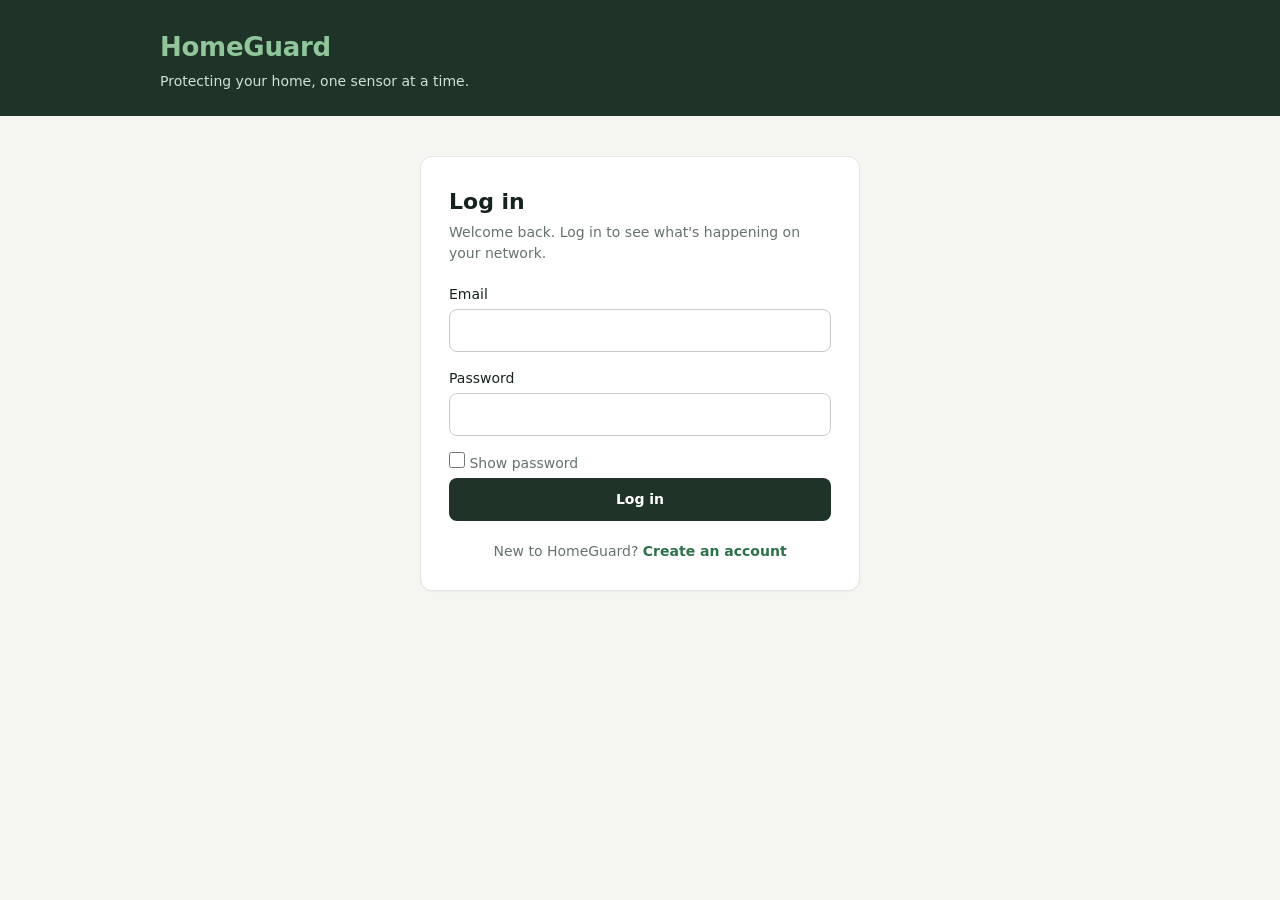
<file: login.html>
<!DOCTYPE html>
<html lang="en">
<head>
  <meta charset="UTF-8">
  <meta name="viewport" content="width=device-width, initial-scale=1.0">
  <title>Log in | HomeGuard</title>
  <link rel="stylesheet" href="style/style.css">
</head>
<body>

  <header>
    <h1>HomeGuard</h1>
    <p>Protecting your home, one sensor at a time.</p>
  </header>

  <main class="auth-main">
    <section class="auth-card">
      <h2>Log in</h2>
      <p class="auth-intro">Welcome back. Log in to see what's happening on your network.</p>

      <p id="notice" class="form-notice" role="status" hidden></p>

      <form id="login-form" novalidate>
        <div class="field">
          <label for="email">Email</label>
          <input id="email" name="email" type="email" autocomplete="email" maxlength="255" required>
          <p class="field-error" id="email-error" hidden></p>
        </div>

        <div class="field">
          <label for="password">Password</label>
          <input id="password" name="password" type="password" autocomplete="current-password" maxlength="128" required>
          <p class="field-error" id="password-error" hidden></p>
        </div>

        <label class="show-password">
          <input type="checkbox" id="show-password"> Show password
        </label>

        <p id="form-error" class="form-error" role="alert" hidden></p>

        <button type="submit" class="auth-button" id="submit">Log in</button>
      </form>

      <p class="auth-switch">New to HomeGuard? <a href="signup.html">Create an account</a></p>
    </section>
  </main>

  <script src="./backend/login.js"></script>
</body>
</html>
</file>
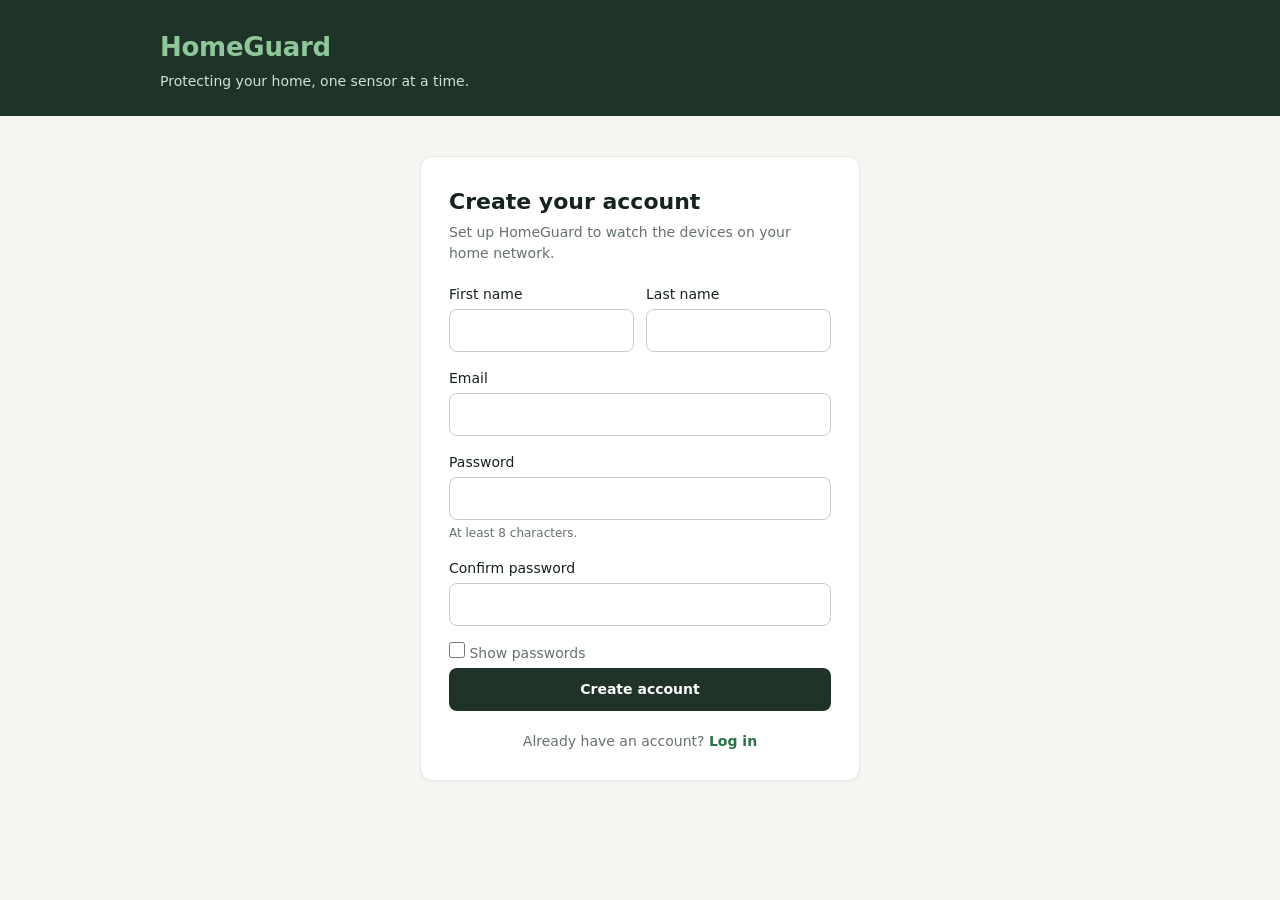
<file: signup.html>
<!DOCTYPE html>
<html lang="en">
<head>
  <meta charset="UTF-8">
  <meta name="viewport" content="width=device-width, initial-scale=1.0">
  <title>Sign up | HomeGuard</title>
  <link rel="stylesheet" href="style/style.css">
</head>
<body>

  <header>
    <h1>HomeGuard</h1>
    <p>Protecting your home, one sensor at a time.</p>
  </header>

  <main class="auth-main">
    <section class="auth-card">
      <h2>Create your account</h2>
      <p class="auth-intro">Set up HomeGuard to watch the devices on your home network.</p>

      <form id="signup-form" novalidate>
        <div class="field-row">
          <div class="field">
            <label for="fname">First name</label>
            <input id="fname" name="fname" type="text" autocomplete="given-name" maxlength="50" required>
            <p class="field-error" id="fname-error" hidden></p>
          </div>
          <div class="field">
            <label for="lname">Last name</label>
            <input id="lname" name="lname" type="text" autocomplete="family-name" maxlength="50" required>
            <p class="field-error" id="lname-error" hidden></p>
          </div>
        </div>

        <div class="field">
          <label for="email">Email</label>
          <input id="email" name="email" type="email" autocomplete="email" maxlength="255" required>
          <p class="field-error" id="email-error" hidden></p>
        </div>

        <div class="field">
          <label for="password">Password</label>
          <input id="password" name="password" type="password" autocomplete="new-password" minlength="8" maxlength="128" required aria-describedby="password-hint">
          <p class="field-hint" id="password-hint">At least 8 characters.</p>
          <p class="field-error" id="password-error" hidden></p>
        </div>

        <div class="field">
          <label for="confirm">Confirm password</label>
          <input id="confirm" name="confirm" type="password" autocomplete="new-password" maxlength="128" required>
          <p class="field-error" id="confirm-error" hidden></p>
        </div>

        <label class="show-password">
          <input type="checkbox" id="show-password"> Show passwords
        </label>

        <p id="form-error" class="form-error" role="alert" hidden></p>

        <button type="submit" class="auth-button" id="submit">Create account</button>
      </form>

      <p class="auth-switch">Already have an account? <a href="login.html">Log in</a></p>
    </section>
  </main>

  <script src="backend/signup.js"></script>
</body>
</html>
</file>
<file: style/style.css>
:root {
  --ink: #16231c;
  --muted: #66726b;
  --line: #e4e6e1;
  --bg: #f5f5f2;
  --card: #ffffff;
  --brand: #1f3329;
  --brand-accent: #8fc79a;

  /* default (unknown status) */
  --accent: #59645d;
  --accent-bg: #e9ebe7;
}

*,
*::before,
*::after {
  box-sizing: border-box;
}

body {
  margin: 0;
  background: var(--bg);
  color: var(--ink);
  font: 14px/1.5 "Inter", system-ui, -apple-system, "Segoe UI", Roboto, sans-serif;
}

/* ---------- header ---------- */
header {
  background: var(--brand);
  color: #fff;
  padding: 28px 24px 24px;
}

header > * {
  max-width: 960px;
  margin-left: auto;
  margin-right: auto;
}

header h1 {
  margin-top: 0;
  margin-bottom: 4px;
  font-size: 26px;
  font-weight: 600;
  letter-spacing: -0.01em;
  color: var(--brand-accent);
}

header p {
  margin-top: 0;
  margin-bottom: 0;
  color: #cfe3d4;
}

/* ---------- main ---------- */
main {
  max-width: 960px;
  margin: 0 auto;
  padding: 28px 24px 48px;
}

main h2 {
  margin: 0 0 16px;
  font-size: 20px;
  font-weight: 600;
}

#summary {
  background: var(--card);
  border: 1px solid var(--line);
  border-radius: 12px;
  padding: 14px 18px;
  margin-bottom: 20px;
}

#summary-text {
  margin: 0;
  font-weight: 500;
}

#alerts-container {
  display: grid;
  gap: 12px;
}

/* ---------- status colours ---------- */
.flagged,
.critical,
.high,
.threat {
  --accent: #b3382f;
  --accent-bg: #fbe3e0;
}

.warning,
.suspicious,
.review,
.medium,
.anomaly {
  --accent: #8f6208;
  --accent-bg: #fcefcf;
}

.normal,
.safe,
.low,
.info {
  --accent: #2b7248;
  --accent-bg: #e1f0e6;
}

/* ---------- alert card ---------- */
.alert-card {
  background: var(--card);
  border: 1px solid var(--line);
  border-left: 5px solid var(--accent);
  border-radius: 12px;
  padding: 16px 18px;
  box-shadow: 0 1px 2px rgba(22, 35, 28, 0.04);
}

.alert-header {
  display: flex;
  justify-content: space-between;
  align-items: center;
  gap: 12px;
  flex-wrap: wrap;
  margin-bottom: 8px;
}

.alert-status {
  display: inline-flex;
  align-items: center;
  gap: 6px;
  padding: 2px 10px;
  border-radius: 999px;
  background: var(--accent-bg);
  color: var(--accent);
  font-size: 12px;
  font-weight: 600;
  text-transform: uppercase;
  letter-spacing: 0.03em;
}

.alert-status::before {
  content: "";
  width: 6px;
  height: 6px;
  border-radius: 50%;
  background: currentColor;
}

.alert-time {
  color: var(--muted);
  font-size: 12px;
}

.alert-explanation {
  margin: 0 0 12px;
  font-size: 15px;
  font-weight: 500;
}

.alert-details {
  display: flex;
  flex-wrap: wrap;
  gap: 8px;
  padding-top: 12px;
  border-top: 1px solid var(--line);
}

.alert-details span {
  background: var(--bg);
  border-radius: 8px;
  padding: 4px 10px;
  color: var(--muted);
  font-size: 12px;
  overflow-wrap: anywhere;
}

/* ---------- footer ---------- */
footer {
  max-width: 960px;
  margin: 0 auto;
  padding: 0 24px 32px;
  color: var(--muted);
  font-size: 12px;
}

/* ---------- small screens ---------- */
@media (max-width: 600px) {
  header {
    padding: 20px 16px;
  }

  main {
    padding: 20px 16px 36px;
  }

  .alert-card {
    padding: 14px;
  }
}

[hidden] { display: none !important; }

/* ---------- tab nav (sits inside the dark header) ---------- */
.nav {
  display: flex;
  gap: 4px;
  margin-top: 16px;
}
.nav button {
  background: none;
  border: 0;
  border-radius: 8px;
  padding: 6px 12px;
  color: #cfe3d4;
  font: inherit;
  cursor: pointer;
}
.nav button:hover { color: #fff; }
.nav button[aria-current="page"] {
  background: rgba(255, 255, 255, 0.12);
  color: #fff;
  font-weight: 600;
}

/* ---------- shared bits ---------- */
:focus-visible { outline: 2px solid var(--brand); outline-offset: 2px; }
.muted { color: var(--muted); margin: 0; }
.lead { margin-bottom: 16px; }
.head {
  display: flex;
  justify-content: space-between;
  align-items: flex-end;
  gap: 16px;
  flex-wrap: wrap;
  margin-bottom: 16px;
}
.head h2 { margin-bottom: 2px; }
.panel {
  background: var(--card);
  border: 1px solid var(--line);
  border-radius: 12px;
  padding: 18px;
}
.empty { padding: 24px 12px; text-align: center; color: var(--muted); }
.btn {
  border: 1px solid var(--line);
  background: #fff;
  border-radius: 8px;
  padding: 8px 14px;
  font: inherit;
  font-weight: 500;
  cursor: pointer;
}
.btn:hover { background: var(--bg); }
.btn.primary { background: var(--brand); border-color: var(--brand); color: #fff; }
.btn.primary:hover { background: #2c4a3a; }
.btn[disabled] { opacity: 0.5; cursor: default; }
.link { background: none; border: 0; padding: 0; color: #2b7248; font: inherit; cursor: pointer; }
.link:hover { text-decoration: underline; }

/* ---------- Devices tab ---------- */
.toolbar { display: flex; gap: 8px; flex-wrap: wrap; margin-bottom: 12px; }
.toolbar input,
.toolbar select,
dialog input,
dialog select {
  border: 1px solid var(--line);
  border-radius: 8px;
  padding: 8px 10px;
  background: #fff;
  font: inherit;
  min-width: 0;
}
.toolbar input { flex: 1; min-width: 180px; }
.table-wrap { overflow-x: auto; }
table { width: 100%; min-width: 640px; border-collapse: collapse; }
th { text-align: left; font-size: 12px; font-weight: 500; color: var(--muted); background: var(--bg); padding: 8px 12px; }
td { padding: 12px; border-top: 1px solid var(--line); }
td.name { font-weight: 500; }

/* ---------- Alerts tab ---------- */
.split { display: grid; grid-template-columns: 1fr 1.1fr; gap: 16px; align-items: start; }
.alert-row {
  display: grid;
  grid-template-columns: 1fr auto;
  gap: 2px 12px;
  width: 100%;
  text-align: left;
  background: #fff;
  border: 1px solid var(--line);
  border-left: 5px solid var(--accent);
  border-radius: 10px;
  padding: 12px;
  margin-bottom: 8px;
  font: inherit;
  cursor: pointer;
}
.alert-row .t { font-weight: 600; }
.alert-row .s { color: var(--muted); font-size: 12px; }
.alert-row > :last-child { grid-column: 1 / -1; }
.alert-row[aria-pressed="true"] { box-shadow: 0 0 0 2px var(--brand); }
.detail-title { font-size: 19px; margin: 8px 0 4px; }
.detail-summary { white-space: pre-line; font-weight: 400; font-size: 14px; color: var(--muted); }
dl { display: grid; grid-template-columns: 120px 1fr; margin: 16px 0; }
dt, dd { margin: 0; padding: 8px 0; border-top: 1px solid var(--line); }
dt { color: var(--muted); }
dd { font-weight: 500; overflow-wrap: anywhere; }
.review-box { background: #fcefcf; border-radius: 10px; padding: 12px; margin-bottom: 12px; font-size: 13px; }
.review-box b { display: block; margin-bottom: 2px; }
.actions { display: grid; gap: 8px; }

/* ---------- Add device dialog ---------- */
dialog { border: 0; border-radius: 12px; padding: 22px; width: min(380px, 92vw); box-shadow: 0 20px 50px rgba(0, 0, 0, 0.25); }
dialog::backdrop { background: rgba(22, 35, 28, 0.45); }
dialog h2 { margin: 0; font-size: 18px; }
dialog label { display: block; margin-top: 12px; font-weight: 500; }
dialog input, dialog select { width: 100%; margin-top: 4px; }
dialog .row { display: flex; gap: 8px; justify-content: flex-end; margin-top: 20px; }

@media (max-width: 820px) {
  .split { grid-template-columns: 1fr; }
}

/* ---------- page layout ---------- */
.auth-main {
  display: flex;
  justify-content: center;
  padding-top: 40px;
}
 
.auth-card {
  width: 100%;
  max-width: 440px;
  background: var(--card);
  border: 1px solid var(--line);
  border-radius: 12px;
  padding: 28px;
  box-shadow: 0 1px 2px rgba(22, 35, 28, 0.04);
}
 
.auth-card h2 {
  margin: 0 0 4px;
  font-size: 22px;
}
 
.auth-intro {
  margin: 0 0 20px;
  color: var(--muted);
}
 
/* ---------- form fields ---------- */
.field {
  margin-bottom: 16px;
}
 
.field-row {
  display: grid;
  grid-template-columns: 1fr 1fr;
  gap: 12px;
}
 
.auth-card label {
  display: block;
  margin-bottom: 4px;
  font-weight: 500;
}
 
.auth-card input[type="text"],
.auth-card input[type="email"],
.auth-card input[type="password"] {
  width: 100%;
  padding: 10px 12px;
  border: 1px solid #c9ccc5;
  border-radius: 8px;
  background: #fff;
  color: var(--ink);
  font: inherit;
}
 
.auth-card input:focus-visible {
  outline: 2px solid var(--brand);
  outline-offset: 1px;
  border-color: var(--brand);
}
 
.auth-card input[aria-invalid="true"] {
  border-color: #b3382f;
}
 
.field-hint {
  margin: 4px 0 0;
  color: var(--muted);
  font-size: 12px;
}
 
.field-error {
  margin: 4px 0 0;
  color: #b3382f;
  font-size: 13px;
}
 
.show-password {
  display: flex;
  align-items: center;
  gap: 8px;
  margin-bottom: 16px;
  font-weight: 400;
  color: var(--muted);
  cursor: pointer;
}
 
.show-password input {
  width: 16px;
  height: 16px;
  margin: 0;
  accent-color: var(--brand);
}
 
/* ---------- messages ---------- */
.form-error,
.form-notice {
  margin: 0 0 16px;
  padding: 10px 12px;
  border-radius: 8px;
  font-size: 13px;
}
 
.form-error {
  background: #fbe3e0;
  color: #8f2a22;
}
 
.form-notice {
  background: #e1f0e6;
  color: #1f5a37;
}
 
/* ---------- button + switch link ---------- */
.auth-button {
  width: 100%;
  padding: 11px 14px;
  border: 0;
  border-radius: 8px;
  background: var(--brand);
  color: #fff;
  font: inherit;
  font-weight: 600;
  cursor: pointer;
}
 
.auth-button:hover {
  background: #2c4a3a;
}
 
.auth-button:focus-visible {
  outline: 2px solid var(--brand);
  outline-offset: 2px;
}
 
.auth-button:disabled {
  opacity: 0.6;
  cursor: default;
}
 
.auth-switch {
  margin: 20px 0 0;
  text-align: center;
  color: var(--muted);
}
 
.auth-switch a {
  color: #2b7248;
  font-weight: 600;
  text-decoration: none;
}
 
.auth-switch a:hover {
  text-decoration: underline;
}
 
/* ---------- small screens ---------- */
@media (max-width: 480px) {
  .auth-main {
    padding-top: 20px;
  }
 
  .auth-card {
    padding: 20px;
  }
 
  .field-row {
    grid-template-columns: 1fr;
    gap: 0;
  }
}

.landing {
  display: flex;
  justify-content: center;
  padding-top: 48px;
}

.landing-card {
  width: 100%;
  max-width: 560px;
  background: var(--card);
  border: 1px solid var(--line);
  border-radius: 12px;
  padding: 32px;
  box-shadow: 0 1px 2px rgba(22, 35, 28, 0.04);
}

.landing-card h2 {
  margin: 0 0 8px;
  font-size: 24px;
  line-height: 1.25;
}

.landing-text {
  margin: 0 0 24px;
  color: var(--muted);
  font-size: 15px;
}

.landing-welcome {
  margin: 0 0 16px;
  font-weight: 600;
}

.landing-actions {
  display: flex;
  flex-wrap: wrap;
  gap: 12px;
}

.landing-button {
  display: inline-block;
  padding: 11px 18px;
  border: 1px solid var(--line);
  border-radius: 8px;
  background: #fff;
  color: var(--ink);
  font-weight: 600;
  text-decoration: none;
}

.landing-button:hover {
  background: var(--bg);
}

.landing-button.primary {
  background: var(--brand);
  border-color: var(--brand);
  color: #fff;
}

.landing-button.primary:hover {
  background: #2c4a3a;
}

.landing-button:focus-visible {
  outline: 2px solid var(--brand);
  outline-offset: 2px;
}

@media (max-width: 480px) {
  .landing {
    padding-top: 24px;
  }

  .landing-card {
    padding: 22px;
  }

  .landing-button {
    width: 100%;
    text-align: center;
  }
}
</file>
